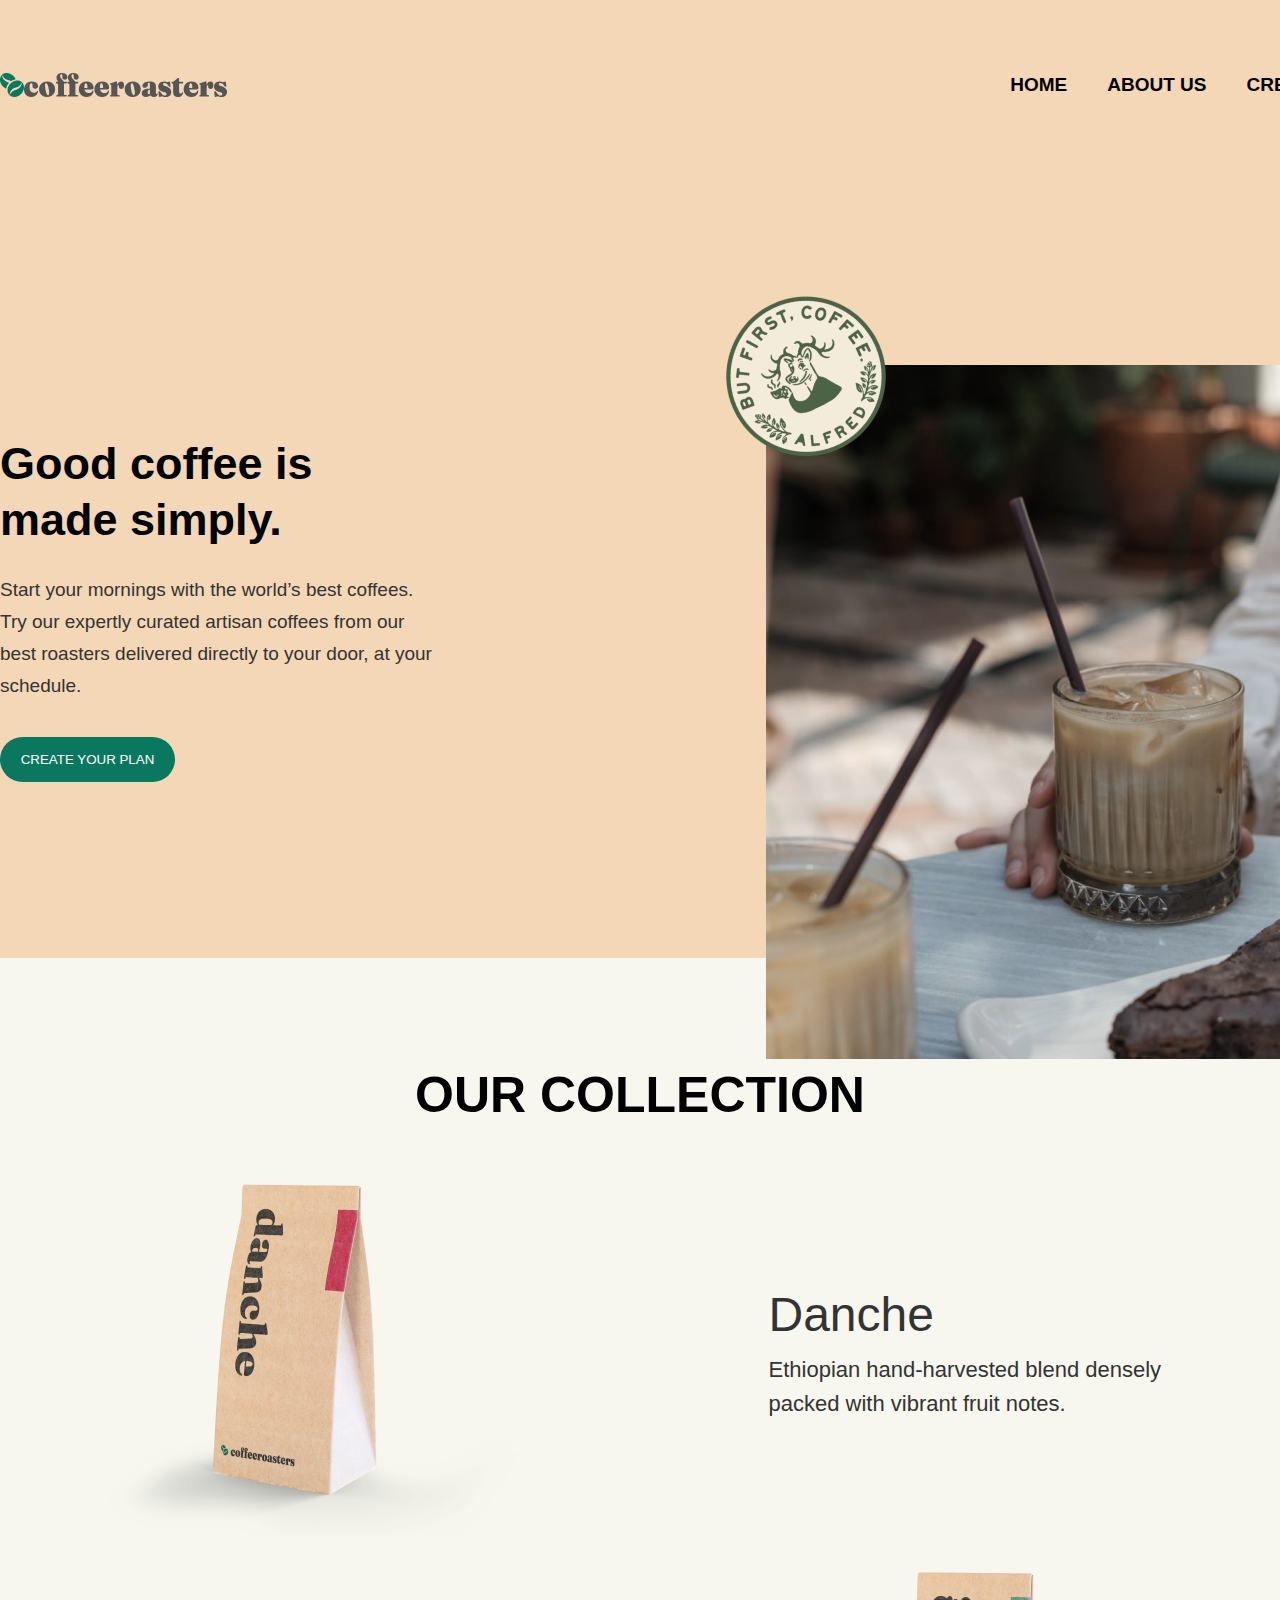
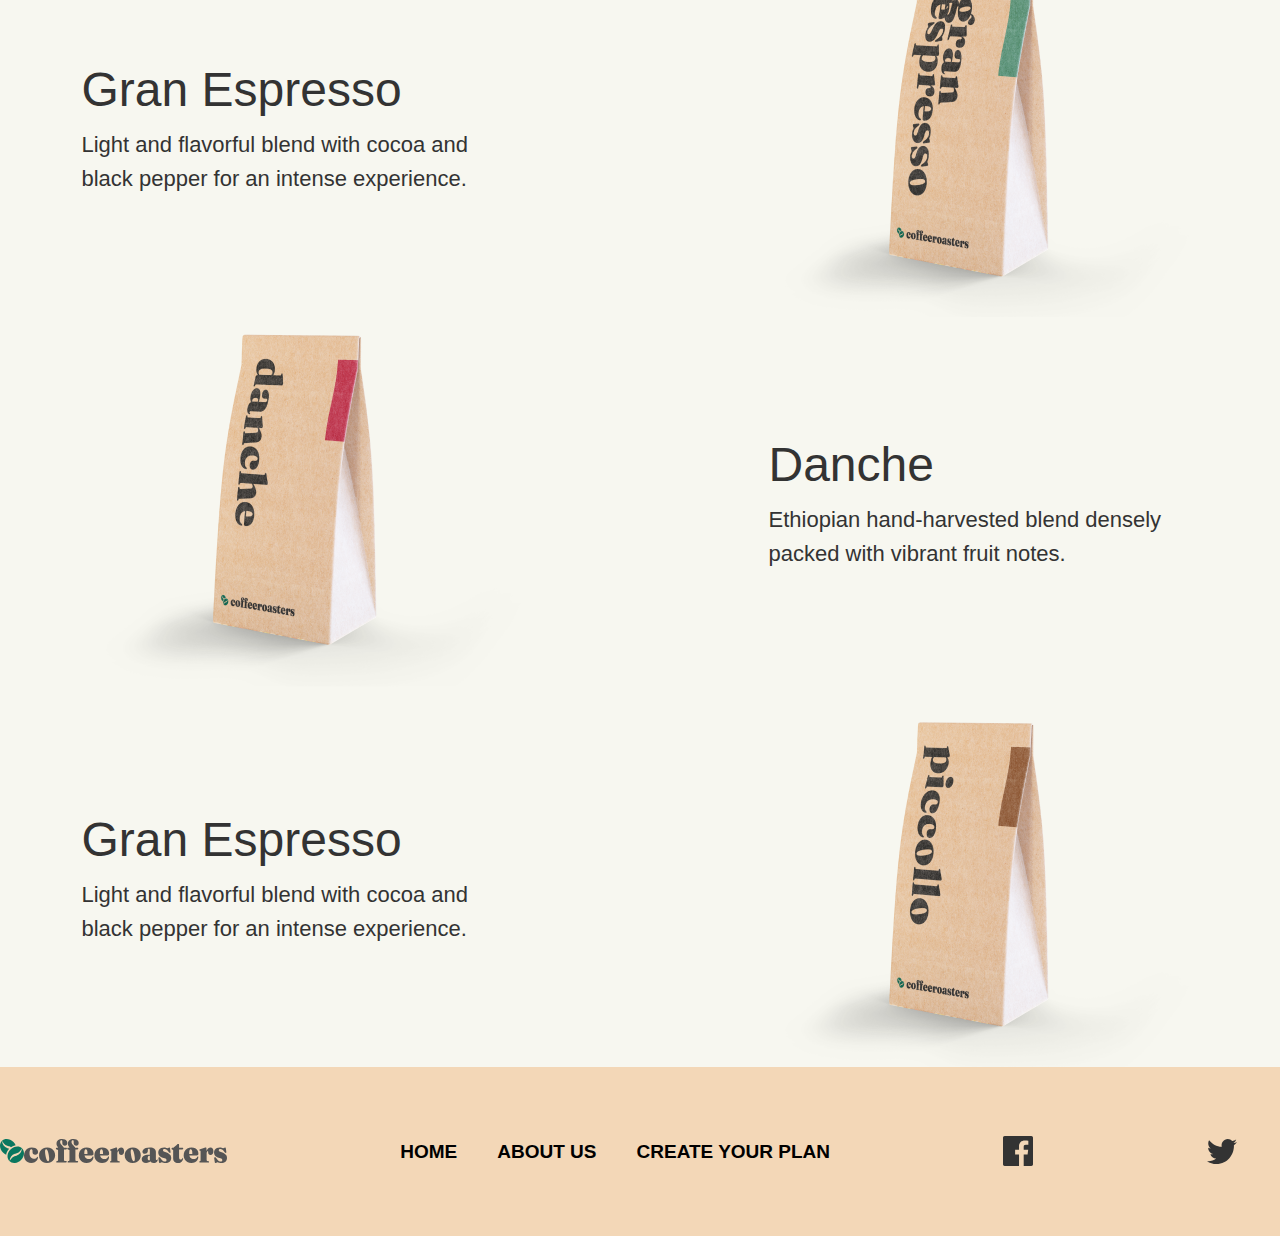
<file: index.html>
<!DOCTYPE html>
<html lang="en">
<head>
    <meta charset="UTF-8">
    <meta name="viewport" content="width=device-width, initial-scale=1.0">
    <title>Document</title> <link rel="stylesheet" href="style.css">
</head>
<body>
    <header class="">
        <div class="header-wrapper container">
            <img src="./icon/Group 3614.svg" alt="">
            <ul class="header-ul">
                <li><a href="">HOME</a></li>
                <li><a href="ABOUTE USE.html">ABOUT US</a></li>
                <li><a href="">CREATE YOUR PLAN</a></li>
            </ul>
        </div>
    </header>
    <main>
        <section class="first-sct">
            <div class="section-one-wrapper container">
                <div class="left-side">
                    <h1>Good coffee 
                        is made simply.</h1>
                    <p>Start your mornings with the world’s best coffees. Try our expertly curated artisan coffees from our best roasters delivered directly to your door, at your schedule.</p>
                    <button>CREATE YOUR PLAN</button>
                </div>
                <div class="rght-side">
                    <img class="korova"  src="./img/image 40.png" alt="">
                    <img class="kofe"  src="./img/Rectangle 679.png" alt="">
                </div>
            </div>
        </section>
    </main>

        <h2 class="pocket-h2">our collection</h2>
        <div class="pocket-container">
            <div class="pocket-flex">
                <img src="./img/kopi4.png" alt="">
                <div>
                    <h3>Danche</h3>
                    <p>Ethiopian hand-harvested blend densely packed with vibrant fruit notes.</p>
                </div>
            </div>
            <div class="pocket-flex pcoket-flex-2">
                <img src="./img/kopi1 copy.png" alt="">
                <div>
                    <h3>Gran Espresso</h3>
                    <p>Light and flavorful blend with cocoa and black pepper for an intense experience.</p>
                </div>
            </div>
            <div class="pocket-flex">
                <img src="./img/kopi4.png" alt="">
                <div>
                    <h3>Danche</h3>
                    <p>Ethiopian hand-harvested blend densely packed with vibrant fruit notes.</p>
                </div>
            </div>
            <div class="pocket-flex pcoket-flex-2">
                <img src="./img/kopi3.png" alt="">
                <div>
                    <h3>Gran Espresso</h3>
                    <p>Light and flavorful blend with cocoa and black pepper for an intense experience.</p>
                </div>
            </div>
        </div>
  
        <footer class="">
            <div class="header-wrapper container">
                <img src="./icon/Group 3614.svg" alt="">
                <ul class="header-ul">
                    <li><a href="">HOME</a></li>
                    <li><a href="ABOUTE USE.html">ABOUT US</a></li>
                    <li><a href="">CREATE YOUR PLAN</a></li>
                </ul>
                <img src="./icon/Path.svg" alt="">
                <img src="./icon/Path (1).svg" alt="">
                <img src="./icon/Shape.svg" alt="">
            </div>
        </footer>
    
</html>
</file>
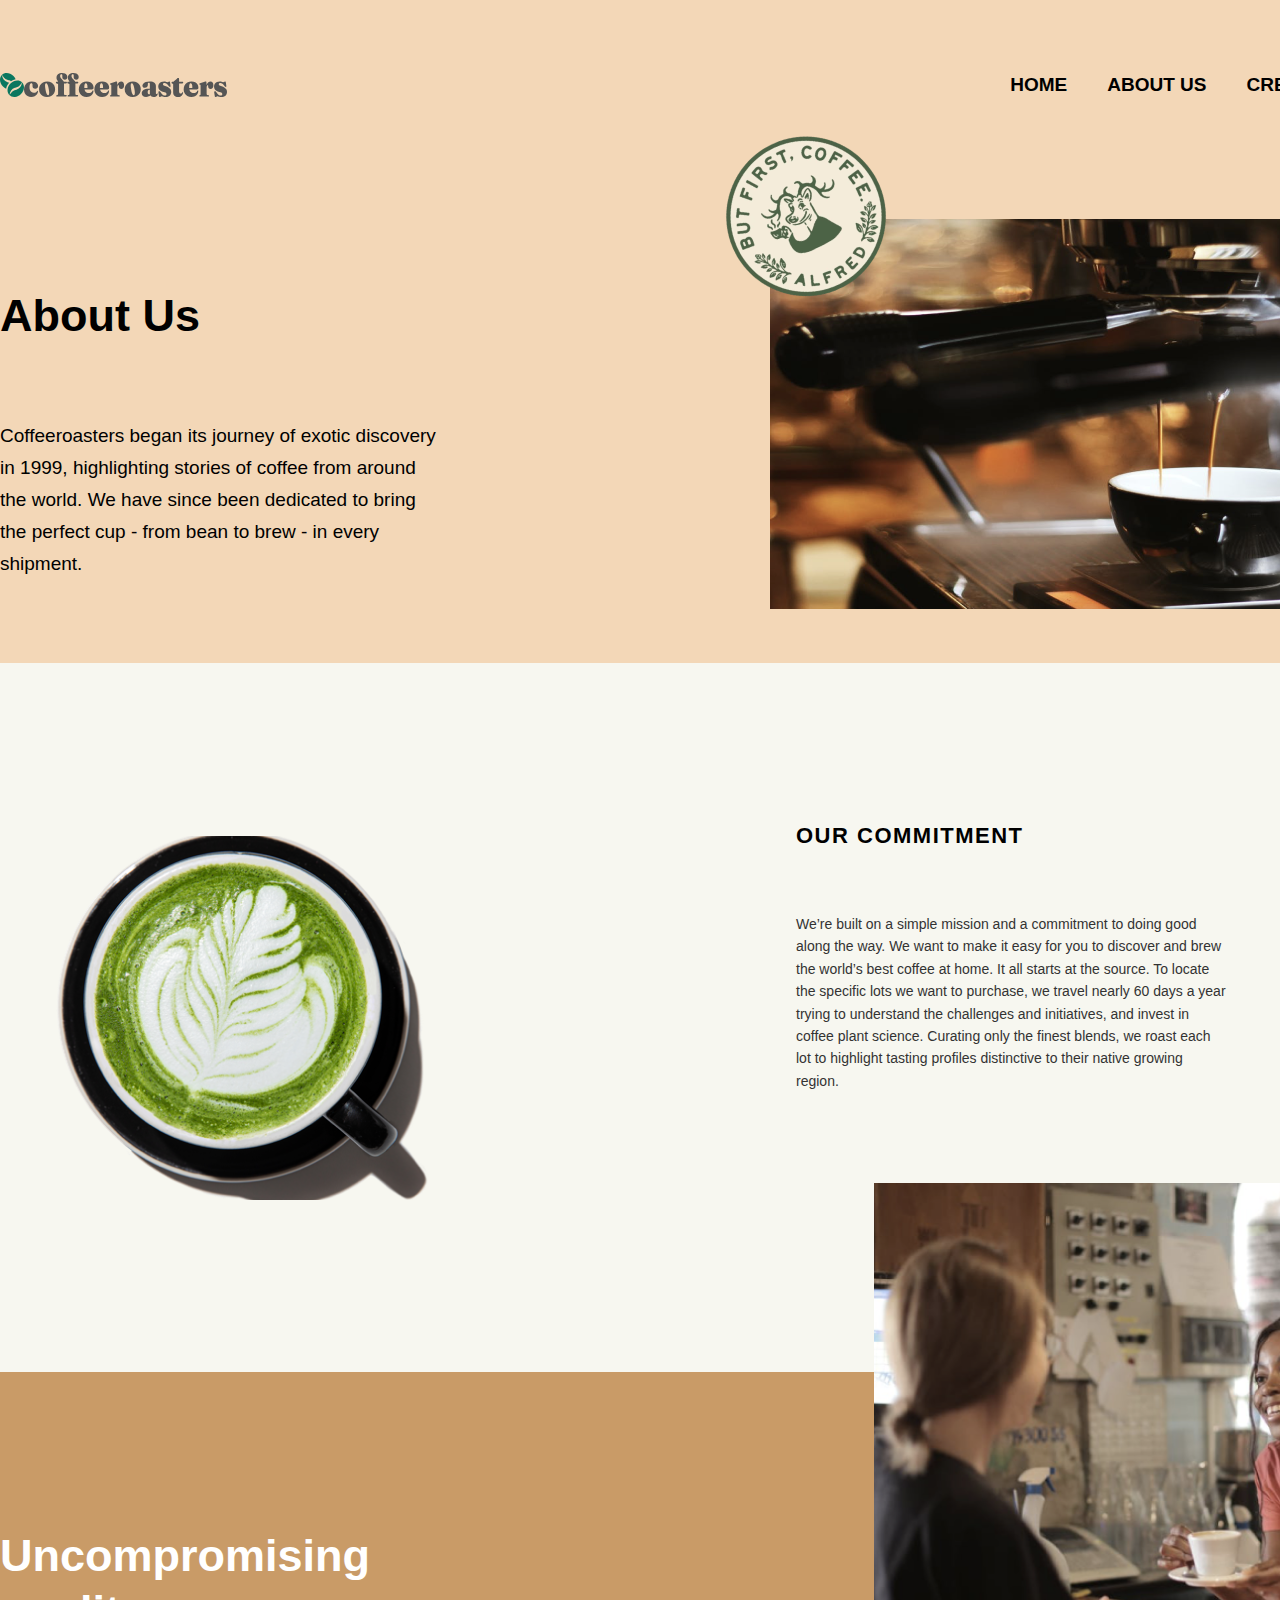
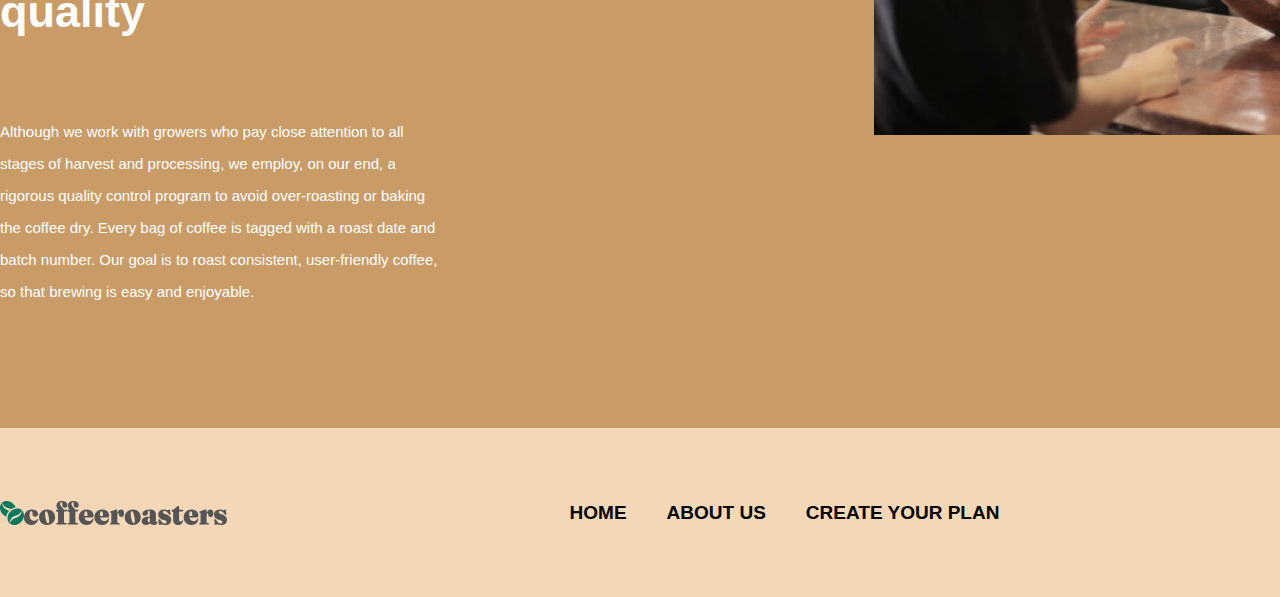
<file: ABOUTE USE.html>
<!DOCTYPE html>
<html lang="en">
<head>
    <meta charset="UTF-8">
    <meta name="viewport" content="width=device-width, initial-scale=1.0">
    <title>Document</title> <link rel="stylesheet" href="ABOUTE USE.css">
</head>
<body>
    <header class="">
        <div class="header-wrapper container">
            <img src="./icon/Group 3614.svg" alt="">
            <ul class="header-ul">
                <li><a href="index.html">HOME</a></li>
                <li><a href="">ABOUT US</a></li>
                <li><a href="">CREATE YOUR PLAN</a></li>
            </ul>
        </div>
    </header>
    <main>
        <section class="first-sct">
            <div class="section-one-wrapper container">
                <div class="left-side">
                    <h1>About Us</h1>
                    <p>Coffeeroasters began its journey of exotic discovery in 1999, highlighting stories of coffee from around the world. We have since been dedicated to bring the perfect cup - from bean to brew - in every shipment.</p>
                </div>
                <div class="rght-side">
                    <img class="korova"  src="./img/image 40.png" alt="">
                    <img class="kofe"  src="./imgg/Rectangle 679 (1).png" alt="">
                </div>
            </div>
        </section>
    </main>
    <div class="pocket-flex">
        <img src="./imgg/cup-6 1.png" alt="">
        <div class="Our-commitment">
            <h4>Our commitment</h4>
            <p>We’re built on a simple mission and a commitment to doing good along the way. We want to make it easy for you to discover and brew the world’s best coffee at home. It all starts at the source. To locate the specific lots we want to purchase, we travel nearly 60 days a year trying to understand the challenges and  initiatives, and invest in coffee plant science. Curating only the finest blends, we roast each lot to highlight tasting profiles distinctive to their native growing region.</p>
        </div>
    </div>
    
    <main>
        <section class="first-st">
            <div class="section-one-wrapper container">
                <div class="lefft-side">
                    <h2>Uncompromising quality</h2>
                    <p>Although we work with growers who pay close attention to all stages of harvest and processing, we employ, on our end, a rigorous quality control program to avoid over-roasting or baking the coffee dry. Every bag of coffee is tagged with a roast date and batch number. Our goal is to roast consistent, user-friendly coffee, so that brewing is easy and enjoyable.</p>
                </div>
                <div class="Rectangle">
                    <img src="./imgg/Rectangle 681.png" alt="">
                </div>
            </div>
        </section>
    </main>
    <footer class="">
        <div class="header-wrapper container">
            <img src="./icon/Group 3614.svg" alt="">
            <ul class="header-ul">
                <li><a href="index.html">HOME</a></li>
                <li><a href="">ABOUT US</a></li>
                <li><a href="">CREATE YOUR PLAN</a></li>
            </ul>
            <div class="img">
                <img src="./icon/Path.svg" alt="">
            <img src="./icon/Path (1).svg" alt="">
            <img src="./icon/Shape.svg" alt="">
            </div>
        </div>
    </footer>
</body>
</html>
</file>
<file: style.css>
* {
    margin: 0;
    padding: 0;
    box-sizing: border-box;
}

.container {
    width: 1440px;
    margin: 0 auto;

}

body {
    background-color: #F7F7F0;
}
header {
    height: 169px;
     background-color: #F3D7B7;
}

.header-ul {
    display: flex;
    justify-content: space-between;
    align-items: center;
    gap: 40px;
}



.header-wrapper {
    display: flex;
    align-items: center;
    justify-content: space-between;
    height: 100%;
}

.header-ul li a {
    font-family: sans-serif;
    font-size: 19px;
    font-weight: 700;
    line-height: 29.05px;
    text-align: center;
    color: black;
    text-decoration: none;
    list-style: none;

}

li {
    text-decoration: none;
    list-style: none;
}

.first-sct {
    background-color: #F3D7B7;

}

.section-one-wrapper {
    display: flex;
    justify-content: space-between;
    align-items: center;
    padding-top: 91px;
}

.left-side h1 {
    font-family: sans-serif;
    font-size: 45px;
    font-weight: 700;
    line-height: 56px;
    width: 421px;
    margin-bottom: 26px;
}

.left-side p {
    font-family: sans-serif;
    font-size: 19px;
    font-weight: 300;
    line-height: 32px;
    width: 440px;
    color: black;
    margin-bottom: 35px;
}

.h1-left {
    color: black;
}

button {
    width: 175px;
    height: 45px;
    top: -1620.64px;
    left: 553px;
    gap: 0px;
    border-radius: 100px;
    opacity: 0px;
    background-color: #0A775F;
    color: white;
    border: none;

}

.kofe {
    transform: translate(36px, 105px);
    position: relative;

}

.korova {
    z-index: 5;
    position: absolute;
    top: 270px;
    left: 700px;

}

.mainn {
    background-color: #fff;
}

.section-2-wrapper {
    display: flex;
    justify-content: space-between;
    align-items: center;
    margin-top: 91px;
    flex-direction: row-reverse;
}

.left-side h4 {
    font-family: sans-serif;
    font-size: 45px;
    font-weight: 700;
    line-height: 56px;
    width: 421px;
    margin-bottom: 26px;
}

.left-side p {
    font-family: sans-serif;
    font-size: 19px;
    font-weight: 300;
    line-height: 32px;
    width: 440px;
    color: #333333;
    margin-bottom: 35px;
}
body {
    background-color: #F7F7F0;
}

*{
    box-sizing: border-box;
    padding: 0;
    margin: 0;
}

.pocket-container {
    width: 1117px;
    margin: 0 auto;
}

.pocket-h2 {
    font-family: sans-serif;
    font-size: 50px;
    font-weight: 700;
    line-height: 58.59px;
    text-align: center;
    padding-top: 108px;
    text-transform: uppercase;
    margin-bottom: 42px;
}

.pocket-flex {
    display: flex;
    align-items: center;
    justify-content: space-between;
}

.pocket-flex div {
    width: 430px;
}

.pocket-flex div h3 {
    font-family: sans-serif;
    font-size: 48px;
    font-weight: 500;
    line-height: 56.25px;
    color: rgba(51, 51, 51, 1);
    margin-bottom: 10px;
}

.pocket-flex div p {
    font-family: sans-serif;
    font-size: 22px;
    font-weight: 400;
    line-height: 34px;
    color: rgba(51, 51, 51, 1);
}

.pcoket-flex-2 {
    flex-direction: row-reverse;
}



.pocket-container {
    width: 1117px;
    margin: 0 auto;
}

.pocket-h2 {
    font-family: sans-serif;
    font-size: 50px;
    font-weight: 700;
    line-height: 58.59px;
    text-align: center;
    padding-top: 108px;
    text-transform: uppercase;
    margin-bottom: 42px;
}

.pocket-flex {
    display: flex;
    align-items: center;
    justify-content: space-between;
}

.pocket-flex div {
    width: 430px;
}

.pocket-flex div h3 {
    font-family: sans-serif;
    font-size: 48px;
    font-weight: 500;
    line-height: 56.25px;
    color: rgba(51, 51, 51, 1);
    margin-bottom: 10px;
}

.pocket-flex div p {
    font-family: sans-serif;
    font-size: 22px;
    font-weight: 400;
    line-height: 34px;
    color: rgba(51, 51, 51, 1);
}

.pcoket-flex-2 {
    flex-direction: row-reverse;
}
footer {
    height: 169px;
     background-color: #F3D7B7;
}

.footer-ul {
    display: flex;
    justify-content: space-between;
    align-items: center;
    gap: 40px;
}



.footer-wrapper {
    display: flex;
    align-items: center;
    justify-content: space-between;
    height: 100%;
}

.footer-ul li a {
    font-family: sans-serif;
    font-size: 19px;
    font-weight: 700;
    line-height: 29.05px;
    text-align: center;
    color: black;
    text-decoration: none;
    list-style: none;

}

li {
    text-decoration: none;
    list-style: none;
}
</file>
<file: ABOUTE USE.css>
* {
    margin: 0;
    padding: 0;
    box-sizing: border-box;
}

.container {
    width: 1440px;
    margin: 0 auto;

}

body {
    background-color: #F7F7F0;
}

header {
    height: 169px;
    background-color: #F3D7B7;
}

.header-ul {
    display: flex;
    justify-content: space-between;
    align-items: center;
    gap: 40px;
}



.header-wrapper {
    display: flex;
    align-items: center;
    justify-content: space-between;
    height: 100%;
}

.header-ul li a {
    font-family: sans-serif;
    font-size: 19px;
    font-weight: 700;
    line-height: 29.05px;
    text-align: center;
    color: black;
    text-decoration: none;
    list-style: none;

}

li {
    text-decoration: none;
    list-style: none;
}

.first-sct {
    background-color: #F3D7B7;

}

.section-one-wrapper {
    display: flex;
    justify-content: space-between;
    align-items: center;
    padding-top: 100px;
}

.left-side h1 {
    font-family: sans-serif;
    font-size: 45px;
    font-weight: 700;
    line-height: 56px;
    width: 421px;
    margin-bottom: 76px;
}

.left-side p {
    font-family: sans-serif;
    font-size: 19px;
    font-weight: 300;
    line-height: 32px;
    width: 440px;
    color: black;
    margin-bottom: 65px;
}

.h1-left {
    color: black;
}

.kofe {
    transform: translate(-10px, -50px);
    position: relative;

}

.korova {
    z-index: 5;
    position: absolute;
    top: 110px;
    left: 700px;

}

.pocket-container {
    width: 1117px;
    margin: 0 auto;
}

.pocket-h2 {
    font-family: sans-serif;
    font-size: 50px;
    font-weight: 700;
    line-height: 58.59px;
    text-align: center;
    padding-top: 108px;
    text-transform: uppercase;
    margin-bottom: 42px;
}

.pocket-flex {
    display: flex;
    align-items: center;
    justify-content: space-between;
    margin-left: 56px;
}

.pocket-flex div {
    width: 430px;
}

.pocket-flex div h4 {
    text-transform: uppercase; 
    font-size: 22px;
    font-weight: bold; 
    letter-spacing: 1.5px;
    margin-top: 160px;
}

.pocket-flex div p {
    font-size: 14px; 
    line-height: 1.6; 
    color: #333;
    margin-bottom: 280px;
    padding-top: 64px;
}
.Our-commitment {
    margin-right: 54px;
   
    max-width: 600px; 
    font-family: sans-serif;
}
.Rectangle {
    transform: translate(0px, -289px);
}
.first-st {
    background-color: #C99B67;

}
.lefft-side h2 {
    font-family: sans-serif;
    font-size: 45px;
    font-weight: 700;
    line-height: 56px;
    width: 421px;
    margin-bottom: 76px;
    color: white;
}

.lefft-side p {
    font-family: sans-serif;
    font-size: 15px;
    font-weight: 300;
    line-height: 32px;
    width: 440px;
    color: white;
    margin-bottom: 65px;
}
footer {
    height: 169px;
     background-color: #F3D7B7;
}

.footer-ul {
    display: flex;
    justify-content: space-between;
    align-items: center;
    gap: 40px;
}



.footer-wrapper {
    display: flex;
    align-items: center;
    justify-content: space-between;
    height: 100%;
}

.footer-ul li a {
    font-family: sans-serif;
    font-size: 19px;
    font-weight: 700;
    line-height: 29.05px;
    text-align: center;
    color: black;
    text-decoration: none;
    list-style: none;
   
}

li {
    text-decoration: none;
    list-style: none;
}
</file>
